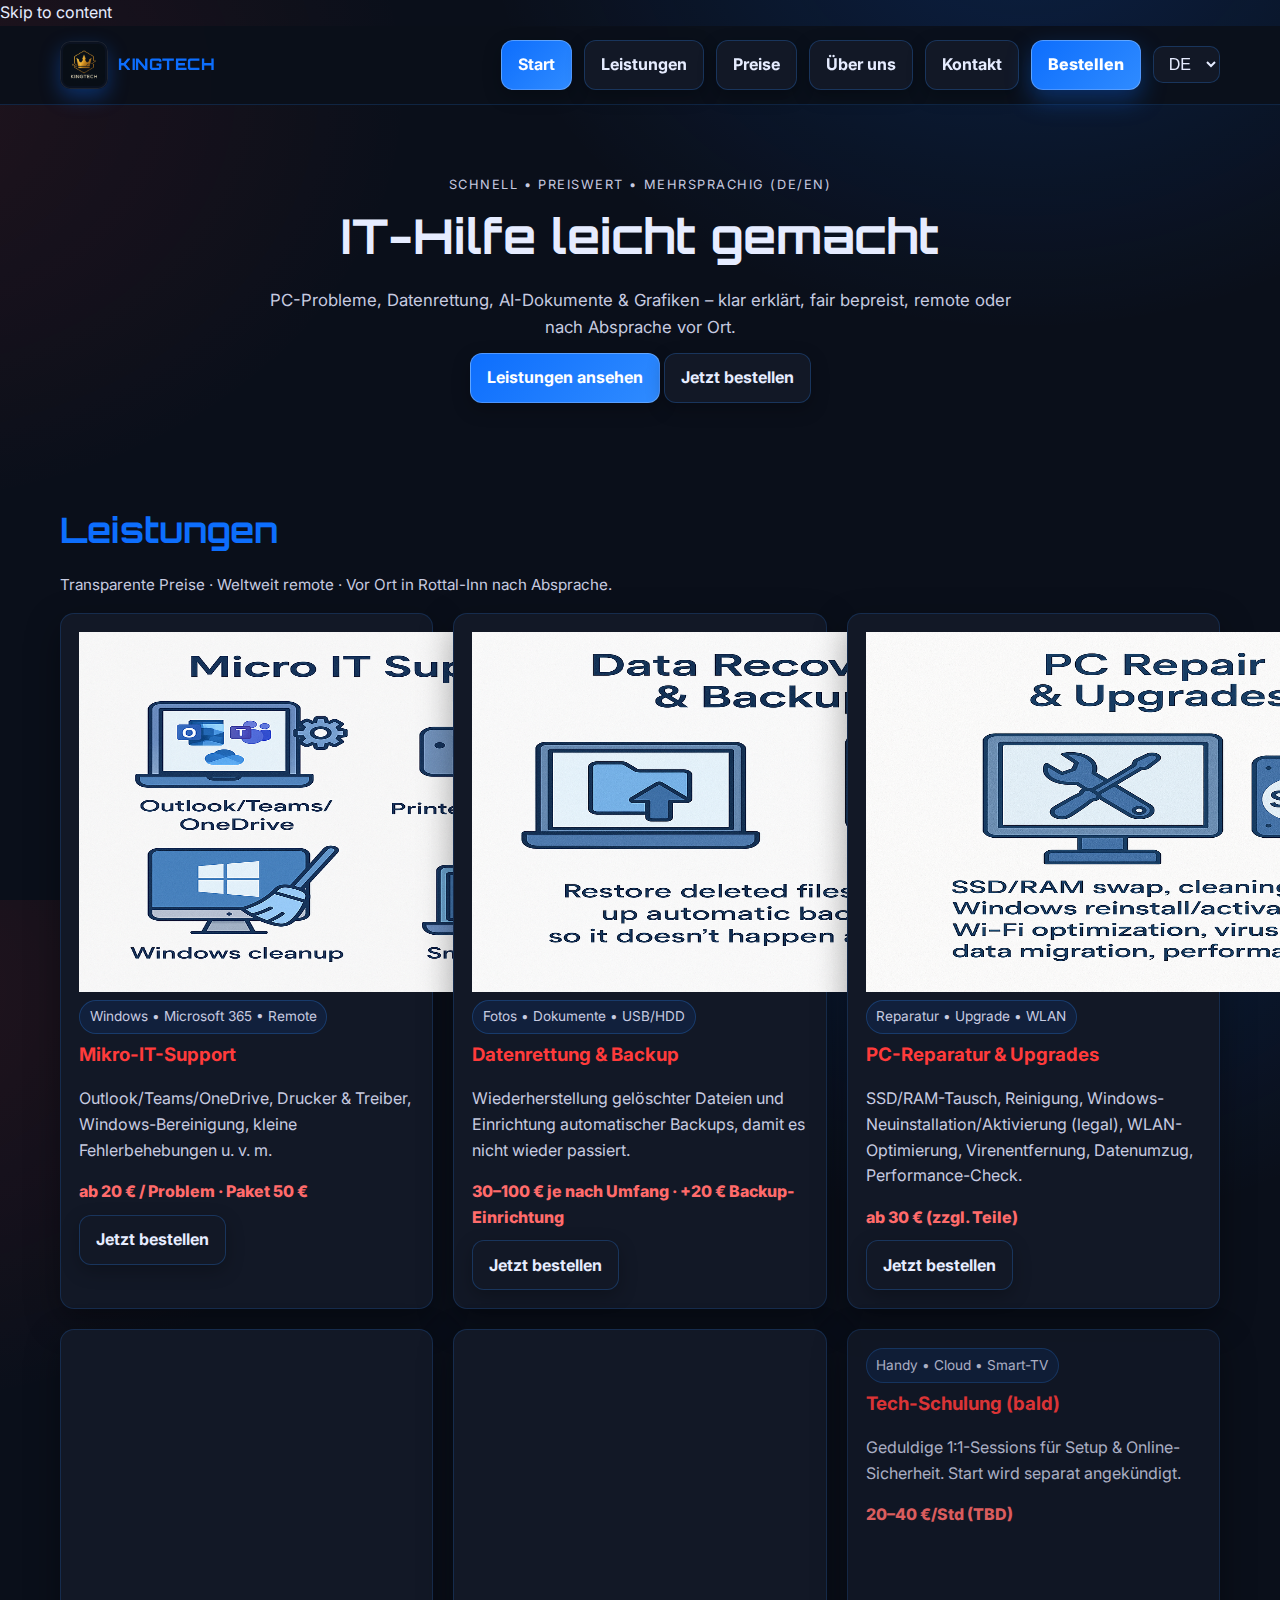
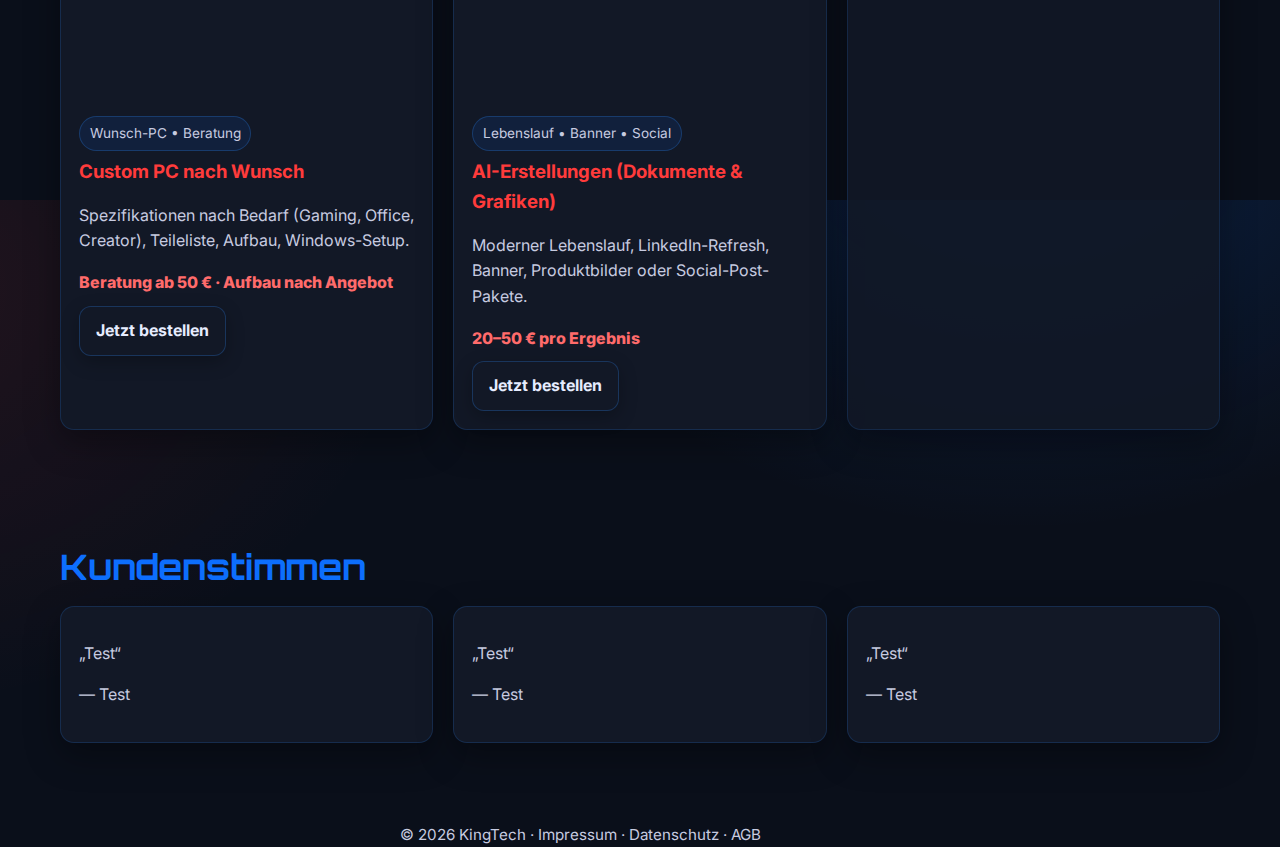
<file: index.html>
<!DOCTYPE html>
<html lang="de">
<head>
  <meta charset="utf-8" />
  <meta name="viewport" content="width=device-width, initial-scale=1" />
  <title>KingTech — IT Support & Datenrettung</title>
  <meta name="description" content="KingTech — Schnelle, preiswerte IT-Hilfe, Datenrettung, AI-Dokumente & Grafiken. Mehrsprachig (DE/EN)." />

  <!-- Open Graph / Twitter -->
  <meta property="og:title" content="KingTech — IT Support & Datenrettung">
  <meta property="og:description" content="Schnelle, preiswerte IT-Hilfe, Datenrettung, AI-Dokumente & Grafiken. DE/EN.">
  <meta property="og:image" content="assets/logo.png">
  <meta property="og:type" content="website">
  <meta name="twitter:card" content="summary">

  <!-- Structured Data (ComputerRepair) -->
  <script type="application/ld+json">
  {
    "@context": "https://schema.org",
    "@type": "ComputerRepair",
    "name": "KingTech",
    "url": "",
    "email": "kingtech@gmail.com",
    "address": {
      "@type": "PostalAddress",
      "addressLocality": "Eggenfelden",
      "addressCountry": "DE"
    },
    "areaServed": "Eggenfelden; Remote worldwide",
    "openingHours": "By appointment (Mon–Sat); Closed Sundays & German public holidays"
  }
  </script>

  <link rel="preconnect" href="https://fonts.gstatic.com" crossorigin>
  <link href="https://fonts.googleapis.com/css2?family=Orbitron:wght@600;800&family=Inter:wght@400;600;800&display=swap" rel="stylesheet">
  <link rel="stylesheet" href="style.css">
</head>
<body>
  <a href="#app" class="sr-only-focusable">Skip to content</a>

  <header class="nav">
    <div class="container nav-inner">
      <div class="brand">
        <img src="assets/logo.png" alt="KingTech Logo" class="brand-logo">
        <span>KINGTECH</span>
      </div>

      <nav class="top-actions">
        <a href="#/" class="button" data-route data-i18n="nav_home">Start</a>
        <a href="#/services" class="button" data-route data-i18n="nav_services">Leistungen</a>
        <a href="#/pricing" class="button" data-route data-i18n="nav_pricing">Preise</a>
        <!-- Portfolio aus Navigation entfernt (auskommentiert)
        <a href="#/portfolio" class="button" data-route>Portfolio</a>
        -->
        <a href="#/about" class="button" data-route data-i18n="nav_about">Über uns</a>
        <a href="#/contact" class="button" data-route data-i18n="nav_contact">Kontakt</a>
        <a href="#/order" class="cta" data-route data-i18n="nav_order">Bestellen</a>

        <select id="lang" aria-label="Sprache" title="Sprache" class="lang-select">
          <option value="de">DE</option>
          <option value="en">EN</option>
        </select>
      </nav>
    </div>
  </header>

  <main id="app">

    <!-- HOME -->
    <section data-page="home" class="page">
      <section class="hero container">
        <div class="kicker" data-i18n="kicker">Schnell • Preiswert • Mehrsprachig (DE/EN)</div>
        <h1 data-i18n="hero_h1">IT-Hilfe leicht gemacht</h1>
        <p data-i18n="hero_p">PC-Probleme, Datenrettung, AI-Dokumente & Grafiken – klar erklärt, fair bepreist, remote oder nach Absprache vor Ort.</p>
        <a class="button primary" href="#/services" data-i18n="btn_see_services">Leistungen ansehen</a>
        <a class="button" href="#/order" data-i18n="btn_order">Jetzt bestellen</a>
      </section>

      <section id="services" class="section container">
        <h2 data-i18n="services_h2">Leistungen</h2>
        <p class="cap" data-i18n="services_cap">Transparente Preise · Weltweit remote · Vor Ort in Rottal-Inn nach Absprache.</p>

        <div class="grid" style="margin-top:14px;">
          <!-- Mikro-IT-Support -->
          <div class="card">
            <img class="card-img" src="assets/it-support.png" alt="IT-Support: Windows, Microsoft 365, Drucker" width="600" height="360" loading="lazy" decoding="async">
            <span class="pill">Windows • Microsoft 365 • Remote</span>
            <h3 data-i18n="service_it_title">Mikro-IT-Support</h3>
            <p data-i18n="service_it_desc">Outlook/Teams/OneDrive, Drucker & Treiber, Windows-Bereinigung, kleine Fehlerbehebungen u. v. m.</p>
            <div class="price" data-i18n="service_it_price">ab 20 € / Problem · Paket 50 €</div>
            <div class="actions">
              <a class="button" href="#/order?svc=Mikro-IT-Support" data-i18n="btn_order">Jetzt bestellen</a>
            </div>
          </div>

          <!-- Datenrettung & Backup -->
          <div class="card">
            <img class="card-img" src="assets/data-recovery-backup.png" alt="Datenrettung und Backup-Lösungen" width="600" height="360" loading="lazy" decoding="async">
            <span class="pill">Fotos • Dokumente • USB/HDD</span>
            <h3 data-i18n="service_recovery_title">Datenrettung & Backup</h3>
            <p data-i18n="service_recovery_desc">Wiederherstellung gelöschter Dateien und Einrichtung automatischer Backups, damit es nicht wieder passiert.</p>
            <div class="price" data-i18n="service_recovery_price">30–100 € je nach Umfang · +20 € Backup-Einrichtung</div>
            <div class="actions">
              <a class="button" href="#/order?svc=Datenrettung%20%26%20Backup" data-i18n="btn_order">Jetzt bestellen</a>
            </div>
          </div>

          <!-- PC-Reparatur & Upgrades -->
          <div class="card">
            <img class="card-img" src="assets/pc-repair-upgrades.png" alt="PC-Reparatur, Upgrades und Reinigung" width="600" height="360" loading="lazy" decoding="async">
            <span class="pill">Reparatur • Upgrade • WLAN</span>
            <h3 data-i18n="service_pcfix_title">PC-Reparatur & Upgrades</h3>
            <p data-i18n="service_pcfix_desc">SSD/RAM-Tausch, Reinigung, Windows-Neuinstallation/Aktivierung, WLAN-Optimierung, Virenentfernung, Datenumzug, Performance-Check.</p>
            <div class="price" data-i18n="service_pcfix_price">ab 30 € (zzgl. Teile)</div>
            <div class="actions">
              <a class="button" href="#/order?svc=PC-Reparatur%20%26%20Upgrades" data-i18n="btn_order">Jetzt bestellen</a>
            </div>
          </div>

          <!-- Custom PC -->
          <div class="card">
            <img class="card-img" src="assets/custom-pc.png" alt="Custom PC Beratung und Zusammenbau" width="600" height="360" loading="lazy" decoding="async">
            <span class="pill">Wunsch-PC • Beratung</span>
            <h3 data-i18n="service_pcbuild_title">Custom PC nach Wunsch</h3>
            <p data-i18n="service_pcbuild_desc">Spezifikationen nach Bedarf (Gaming, Office, Creator), Teileliste, Aufbau, Windows-Setup.</p>
            <div class="price" data-i18n="service_pcbuild_price">Beratung ab 50 € · Aufbau nach Angebot</div>
            <div class="actions">
              <a class="button" href="#/order?svc=Custom%20PC%20nach%20Wunsch" data-i18n="btn_order">Jetzt bestellen</a>
            </div>
          </div>

          <!-- AI-Erstellungen -->
          <div class="card">
            <img class="card-img" src="assets/ai-creations.png" alt="AI-Erstellungen für Dokumente und Grafiken" width="600" height="360" loading="lazy" decoding="async">
            <span class="pill">Lebenslauf • Banner • Social</span>
            <h3 data-i18n="service_ai_title">AI-Erstellungen (Dokumente & Grafiken)</h3>
            <p data-i18n="service_ai_desc">Moderner Lebenslauf, LinkedIn-Refresh, Banner, Produktbilder oder Social-Post-Pakete.</p>
            <div class="price" data-i18n="service_ai_price">20–50 € pro Ergebnis</div>
            <div class="actions">
              <a class="button" href="#/order?svc=AI-Erstellungen%20(Dokumente%20%26%20Grafiken)" data-i18n="btn_order">Jetzt bestellen</a>
            </div>
          </div>

          <!-- Tech-Schulung: Bild entfernt -->
          <div class="card" style="opacity:.85;">
            <span class="pill">Handy • Cloud • Smart-TV</span>
            <h3 data-i18n="service_tutor_title">Tech-Schulung (bald)</h3>
            <p data-i18n="service_tutor_desc">Geduldige 1:1-Sessions für Setup & Online-Sicherheit. Start wird separat angekündigt.</p>
            <div class="price" data-i18n="service_tutor_price">20–40 €/Std (TBD)</div>
          </div>
        </div>
      </section>

      <!-- TESTIMONIALS -->
      <section class="section container">
        <h2>Kundenstimmen</h2>
        <div class="grid">
          <div class="card">
            <p>„Test“</p>
            <p class="muted">— Test</p>
          </div>
          <div class="card">
            <p>„Test“</p>
            <p class="muted">— Test</p>
          </div>
          <div class="card">
            <p>„Test“</p>
            <p class="muted">— Test</p>
          </div>
        </div>
      </section>

      <!-- PORTFOLIO AUSKOMMENTIERT -->
    </section>

    <!-- SERVICES PAGE -->
    <section data-page="services" class="page container section" hidden>
      <h2 data-i18n="services_h2">Leistungen</h2>
      <p class="cap" data-i18n="services_cap">Transparente Preise · Weltweit remote · Vor Ort in Rottal-Inn nach Absprache.</p>
      <div class="grid" id="servicesGrid"></div>
    </section>

    <!-- PRICING -->
    <section data-page="pricing" class="page container section" hidden>
      <h2 data-i18n="pricing_h2">Preise</h2>
      <div class="grid">
        <div class="card">
          <h3 data-i18n="pricing_quick_title">Quick Fix</h3>
          <p data-i18n="pricing_quick_desc">1 Problem, Remote-Sitzung (15–30 min).</p>
          <div class="price" data-i18n="pricing_quick_price">20 €</div>
          <a class="button primary" href="#/order" data-i18n="btn_order">Bestellen</a>
        </div>
        <div class="card">
          <h3 data-i18n="pricing_bundle_title">Support-Paket</h3>
          <p data-i18n="pricing_bundle_desc">Bis zu 3 Probleme in einer Sitzung.</p>
          <div class="price" data-i18n="pricing_bundle_price">50 €</div>
          <a class="button primary" href="#/order" data-i18n="btn_order">Bestellen</a>
        </div>
        <div class="card">
          <h3 data-i18n="pricing_recovery_title">Datenrettung</h3>
          <p data-i18n="pricing_recovery_desc">Basis-Recovery (USB/HDD/SD). „Kein Erfolg – keine Gebühr“ optional.</p>
          <div class="price" data-i18n="pricing_recovery_price">30–100 €</div>
          <a class="button primary" href="#/order" data-i18n="btn_order">Bestellen</a>
        </div>
        <div class="card">
          <h3 data-i18n="pricing_ai_title">AI-Erstellungen</h3>
          <p data-i18n="pricing_ai_desc">CV, Banner, Produktfoto oder 10-Post-Paket.</p>
          <div class="price" data-i18n="pricing_ai_price">20–50 €</div>
          <a class="button primary" href="#/order" data-i18n="btn_order">Bestellen</a>
        </div>
      </div>
    </section>

    <!-- ABOUT -->
    <section data-page="about" class="page container section" hidden>
      <h2 data-i18n="about_h2">Über KingTech</h2>
      <div class="grid">
        <div class="card">
          <h3 data-i18n="about_do_title">Was wir tun</h3>
          <p data-i18n="about_do_desc">Praktische, schnelle Hilfe für Alltags-IT. Klare Kommunikation, Festpreise, Remote-First.</p>
        </div>
        <div class="card">
          <h3 data-i18n="about_why_title">Warum wir</h3>
          <p data-i18n="about_why_desc">Microsoft-365-Admin-Know-how, Windows-Erfahrung und viel Troubleshooting aus der Praxis. DE/EN.</p>
        </div>
        <div class="card">
          <h3 data-i18n="about_area_title">Gebiet</h3>
          <p data-i18n="about_area_desc">Remote weltweit; vor Ort nach Absprache im Raum Eggenfelden/Rottal-Inn.</p>
        </div>
      </div>
    </section>

    <!-- ORDER -->
    <section data-page="order" class="page container section" hidden>
      <h2 data-i18n="order_h2">Bestellen</h2>
      <p class="cap" data-i18n="order_cap">Sende eine Web-Bestellung per E-Mail – wir antworten in der Regel am selben Tag.</p>

      <div class="grid">
        <div class="card">
          <h3 data-i18n="order_web_title">Web-Bestellung (E-Mail)</h3>
          <p data-i18n="order_web_desc">Dieses Formular öffnet dein E-Mail-Programm und adressiert die Anfrage an <strong>kingtech@gmail.com</strong>.</p>
          <form id="orderForm" onsubmit="return mailtoSubmit(event)">
            <div class="grid" style="grid-template-columns: repeat(auto-fit,minmax(220px,1fr)); gap:12px;">
              <label class="vh" for="orderName">Name</label>
              <input id="orderName" required name="name" data-i18n-placeholder="form_name" placeholder="Dein Name" />
              <label class="vh" for="orderEmail">E-Mail</label>
              <input id="orderEmail" required name="email" type="email" data-i18n-placeholder="form_email" placeholder="E-Mail" />
              <label class="vh" for="orderService">Leistung</label>
              <select id="orderService" name="service" required aria-label="Leistung" data-i18n-label="form_service">
                <option value="Mikro-IT-Support" data-i18n="service_it_title">Mikro-IT-Support</option>
                <option value="Datenrettung & Backup" data-i18n="service_recovery_title">Datenrettung & Backup</option>
                <option value="PC-Reparatur & Upgrades" data-i18n="service_pcfix_title">PC-Reparatur & Upgrades</option>
                <option value="Custom PC" data-i18n="service_pcbuild_title">Custom PC nach Wunsch</option>
                <option value="AI-Erstellungen" data-i18n="service_ai_title">AI-Erstellungen</option>
              </select>
              <label class="vh" for="orderMessage">Nachricht</label>
              <textarea id="orderMessage" name="message" data-i18n-placeholder="form_message" placeholder="Beschreibe dein Anliegen"></textarea>
              <button class="button primary" type="submit" data-i18n="form_send">Senden</button>
            </div>
          </form>
        </div>

        <div class="card">
          <h3>Zahlung</h3>
          <p>Bar oder PayPal. Rechnung bei Barzahlung über <strong>Zervant</strong>. Weitere Optionen folgen.</p>
          <div class="grid" style="grid-template-columns: 1fr auto; align-items:center;">
            <p style="margin:0;">PayPal-E-Mail: <code id="ppEmail">vkralj1997@gmail.com</code></p>
            <button class="button" onclick="copyPayPal()">E-Mail kopieren</button>
          </div>
        </div>
      </div>
    </section>

    <!-- CONTACT -->
    <section data-page="contact" class="page container section" hidden>
      <h2 data-i18n="contact_h2">Kontakt</h2>
      <div class="contact">
        <div class="card">
          <h3 style="margin-top:0;" data-i18n="direct">Direkt</h3>
          <p>E-Mail: <a href="mailto:kingtech@gmail.com">kingtech@gmail.com</a></p>
          <p data-i18n="location">Standort: Eggenfelden, DE · Remote weltweit</p>
        </div>

        <div class="card">
          <h3 style="margin-top:0;" data-i18n="faq">FAQ</h3>
          <details><summary data-i18n="q_nofee">Kein Erfolg – keine Gebühr?</summary><div data-i18n="a_nofee">Bei Datenrettung möglich. Beim IT-Support zahlst du nur, wenn das Problem gelöst ist oder du zufrieden bist.</div></details>
          <details><summary data-i18n="q_onsite">Vor-Ort-Termine?</summary><div data-i18n="a_onsite">Im Landkreis Rottal-Inn nach Absprache. Anfahrtspauschale möglich.</div></details>
          <details><summary data-i18n="q_pay">Zahlungsarten?</summary><div>Bar oder PayPal (an <code>vkralj1997@gmail.com</code>). Rechnung bei Barzahlung über <strong>Zervant</strong>. Weitere Optionen folgen.</div></details>
        </div>

        <div class="card">
          <h3 data-i18n="quick_title">Schnell-Anfrage (E-Mail-Fallback)</h3>
          <form id="quickForm" onsubmit="return mailtoSubmit(event)">
            <div class="grid" style="grid-template-columns: repeat(auto-fit,minmax(220px,1fr)); gap:12px;">
              <label class="vh" for="qName">Name</label>
              <input id="qName" required name="name" data-i18n-placeholder="form_name" placeholder="Dein Name" />
              <label class="vh" for="qEmail">E-Mail</label>
              <input id="qEmail" required name="email" type="email" data-i18n-placeholder="form_email" placeholder="E-Mail" />
              <label class="vh" for="qService">Leistung</label>
              <select id="qService" name="service" required aria-label="Leistung" data-i18n-label="form_service">
                <option value="Mikro-IT-Support" data-i18n="service_it_title">Mikro-IT-Support</option>
                <option value="Datenrettung & Backup" data-i18n="service_recovery_title">Datenrettung & Backup</option>
                <option value="PC-Reparatur & Upgrades" data-i18n="service_pcfix_title">PC-Reparatur & Upgrades</option>
                <option value="Custom PC" data-i18n="service_pcbuild_title">Custom PC nach Wunsch</option>
                <option value="AI-Erstellungen" data-i18n="service_ai_title">AI-Erstellungen</option>
              </select>
              <label class="vh" for="qMsg">Nachricht</label>
              <textarea id="qMsg" name="message" data-i18n-placeholder="form_message" placeholder="Beschreibe dein Anliegen"></textarea>
              <button class="button primary" type="submit" data-i18n="form_send">Senden</button>
            </div>
          </form>
        </div>
      </div>
    </section>

    <!-- IMPRESSUM -->
    <section data-page="impressum" class="page container section" hidden>
      <h2>Impressum</h2>
      <div class="card">
        <p><strong>Angaben gemäß § 5 TMG</strong></p>
        <p>KingTech (Einzelunternehmen)<br> Verantwortlich: Viliam Kralj<br> Eggenfelden, Deutschland</p>
        <p>E-Mail: kingtech@gmail.com</p>
        <p>USt-IdNr.: wird nachgereicht</p>
      </div>
    </section>

    <!-- PRIVACY -->
    <section data-page="privacy" class="page container section" hidden>
      <h2 data-i18n="privacy_h2">Datenschutzerklärung (Kurzfassung)</h2>
      <div class="card">
        <p data-i18n="privacy_p1">Wir verarbeiten personenbezogene Daten (z. B. Name, E-Mail) ausschließlich zur Beantwortung von Anfragen und Bestellungen (Art. 6 Abs. 1 lit. b und f DSGVO).</p>
        <p data-i18n="privacy_p2">Bei Nutzung von WhatsApp gelten deren Datenschutzbestimmungen. Daten können in Drittländer übertragen werden.</p>
        <p data-i18n="privacy_p3">Rechte: Auskunft, Berichtigung, Löschung, Einschränkung. Kontakt: kingtech@gmail.com</p>
      </div>
    </section>

    <!-- AGB -->
    <section data-page="agb" class="page container section" hidden>
      <h2>Allgemeine Geschäftsbedingungen (AGB)</h2>
      <div class="card">
        <p><strong>1. Geltungsbereich</strong><br>
        Diese AGB gelten für alle Verträge zwischen KingTech und Kunden über IT-Dienstleistungen, Datenrettung, Support sowie AI-Erstellungen.</p>
        <p><strong>2. Leistungen</strong><br>
        Art und Umfang ergeben sich aus dem jeweiligen Angebot bzw. der Auftragsbestätigung. Teilleistungen sind zulässig.</p>
        <p><strong>3. Vertragsschluss</strong><br>
        Der Vertrag kommt durch Bestätigung (schriftlich, per E-Mail oder Web-Formular) zustande.</p>
        <p><strong>4. Vergütung & Zahlung</strong><br>
        Es gelten die auf der Website genannten Festpreise/Spannen oder ein individuelles Angebot. Zahlbar sofort nach Leistungserbringung per Barzahlung oder PayPal; bei Barzahlung erfolgt eine Rechnung über Zervant.</p>
        <p><strong>5. Besonderheiten Datenrettung</strong><br>
        Bei vereinbartem „Kein Erfolg – keine Gebühr“ fällt keine Vergütung an, wenn keine wiederherstellbaren Daten gefunden werden. Für bereits angefallene Diagnose-/Materialkosten kann eine Pauschale berechnet werden.</p>
        <p><strong>6. Mitwirkungspflichten</strong><br>
        Der Kunde stellt notwendige Zugangsdaten, Hardware, Datenträger und Informationen bereit und erstellt eigenverantwortlich Backups, sofern nicht ausdrücklich beauftragt.</p>
        <p><strong>7. Haftung</strong><br>
        KingTech haftet für Vorsatz und grobe Fahrlässigkeit, bei leichter Fahrlässigkeit nur bei Verletzung wesentlicher Vertragspflichten und begrenzt auf den vorhersehbaren, typischen Schaden. Für Datenverluste haftet KingTech nur, soweit der Schaden bei ordnungsgemäßer Datensicherung nicht eingetreten wäre.</p>
        <p><strong>8. Gewährleistung</strong><br>
        Gesetzliche Gewährleistung für Werkleistungen. Keine Gewähr bei Problemen, die außerhalb unseres Einflussbereichs liegen (z. B. Drittsoftware, Hardwaredefekte).</p>
        <p><strong>9. Widerrufsrecht bei Verbrauchern</strong><br>
        Bei Fernabsatz kann ein 14-tägiges Widerrufsrecht bestehen. Mit Beginn der Ausführung vor Ablauf der Frist kann das Widerrufsrecht erlöschen (§ 356 Abs. 4 BGB).</p>
        <p><strong>10. Datenschutz</strong><br>
        Es gilt unsere Datenschutzerklärung (<a href="#/privacy">Link</a>).</p>
        <p><strong>11. Schlussbestimmungen</strong><br>
        Es gilt deutsches Recht. Gerichtsstand ist – soweit zulässig – Eggenfelden. Unwirksame Klauseln berühren die Wirksamkeit im Übrigen nicht.</p>
      </div>
    </section>

    <!-- PORTFOLIO-SEITE AUSKOMMENTIERT -->
  </main>

  <footer class="container site-footer">
    <p>© <span id="yr"></span> KingTech ·
      <a href="#/impressum">Impressum</a> ·
      <a href="#/privacy" data-i18n="privacy_link">Datenschutz</a> ·
      <a href="#/agb">AGB</a>
    </p>
  </footer>

  <script src="script.js" defer></script>
</body>
</html>
</file>
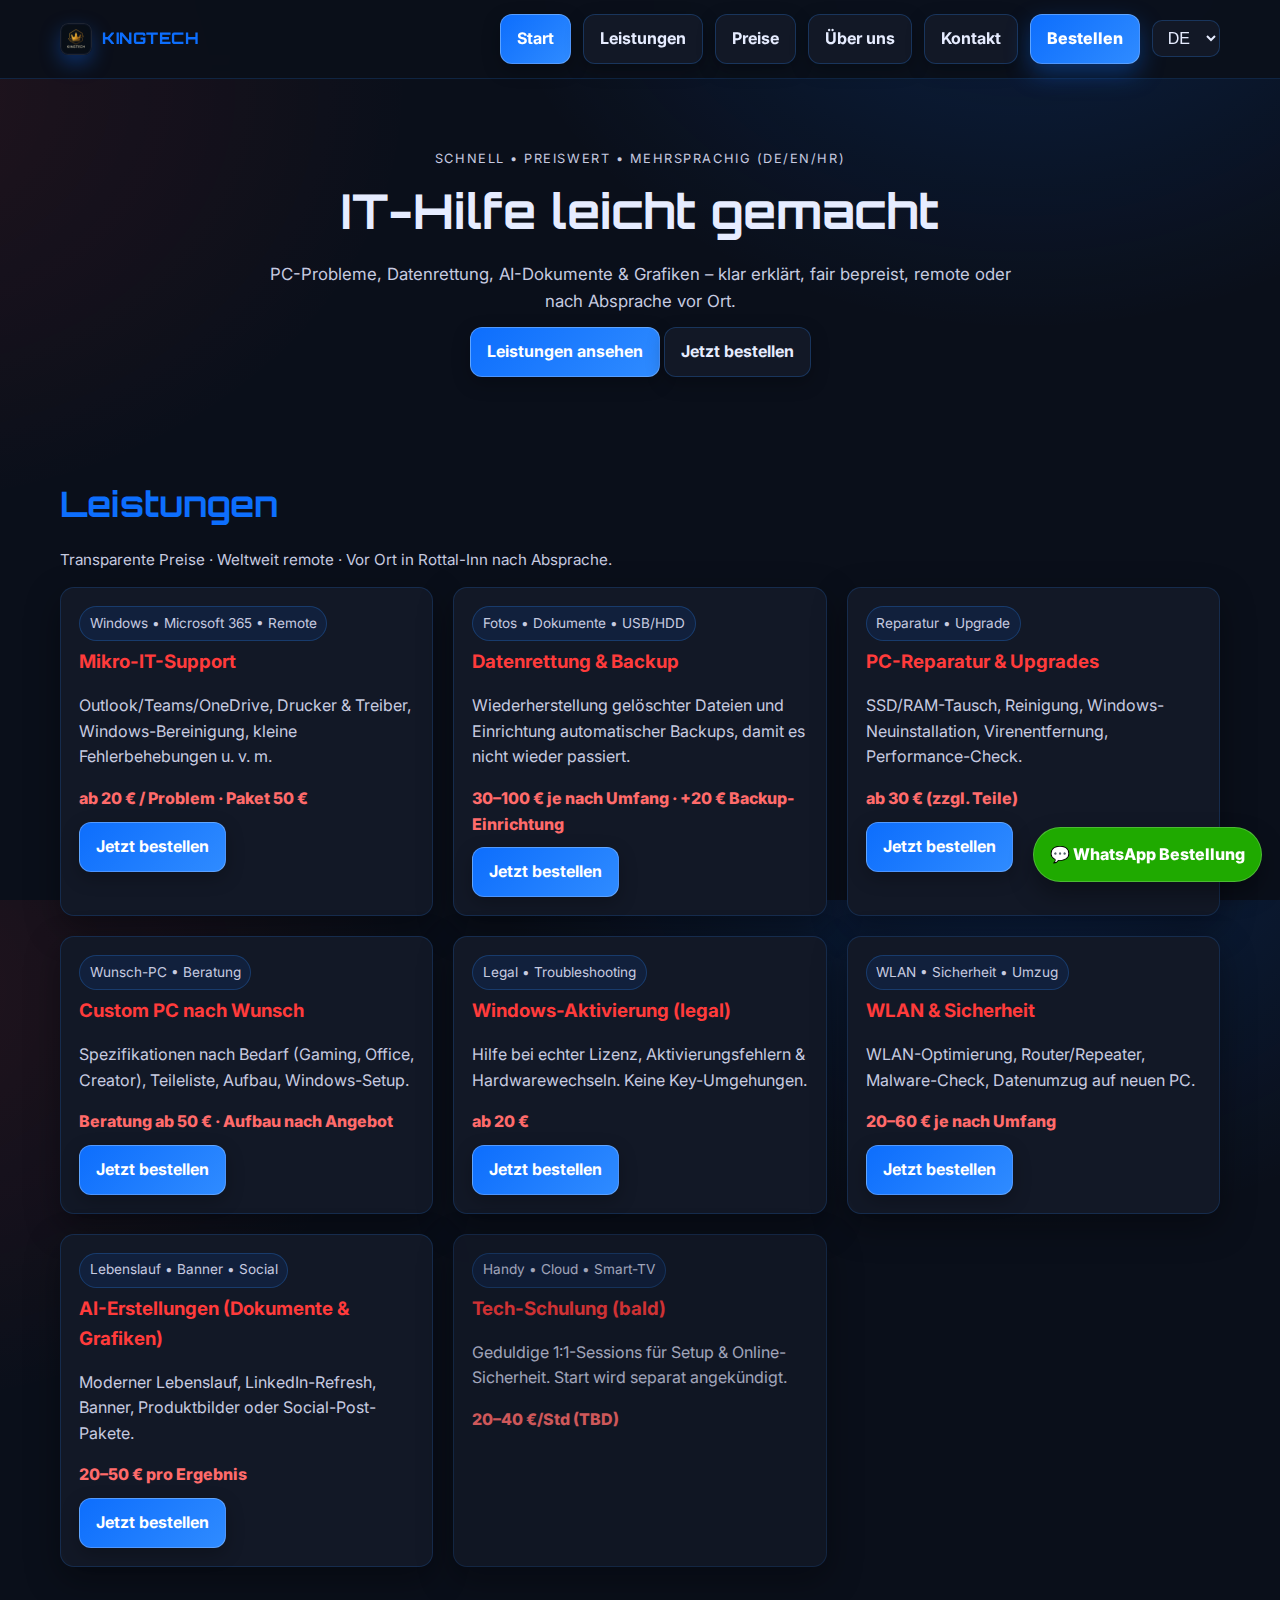
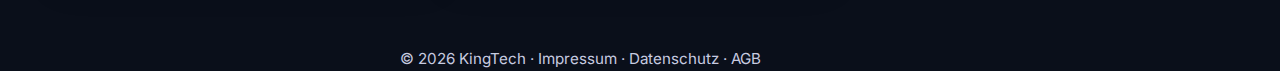
<file: kingtech_v4/index.html>
<!DOCTYPE html>
<html lang="de">
<head>
  <meta charset="utf-8" />
  <meta name="viewport" content="width=device-width, initial-scale=1" />
  <title>KingTech — IT Support & Datenrettung</title>
  <meta name="description" content="KingTech — Schnelle, preiswerte IT-Hilfe, Datenrettung, AI-Dokumente & Grafiken. Mehrsprachig (DE/EN/HR)." />
  <link rel="preconnect" href="https://fonts.gstatic.com" crossorigin>
  <link href="https://fonts.googleapis.com/css2?family=Orbitron:wght@600;800&family=Inter:wght@400;600;800&display=swap" rel="stylesheet">
  <link rel="stylesheet" href="style.css">
</head>
<body>
  <header class="nav">
    <div class="container nav-inner">
      <div class="brand">
        <img src="assets/logo.png" alt="KingTech Logo" class="brand-logo">
        <span>KINGTECH</span>
      </div>

      <nav class="top-actions">
        <a href="#/" class="button" data-route data-i18n="nav_home">Start</a>
        <a href="#/services" class="button" data-route data-i18n="nav_services">Leistungen</a>
        <a href="#/pricing" class="button" data-route data-i18n="nav_pricing">Preise</a>
        <!-- Portfolio aus Navigation entfernt (auskommentiert)
        <a href="#/portfolio" class="button" data-route>Portfolio</a>
        -->
        <a href="#/about" class="button" data-route data-i18n="nav_about">Über uns</a>
        <a href="#/contact" class="button" data-route data-i18n="nav_contact">Kontakt</a>
        <a href="#/order" class="cta" data-route data-i18n="nav_order">Bestellen</a>

        <select id="lang" aria-label="Sprache" title="Sprache" class="lang-select">
          <option value="de">DE</option>
          <option value="en">EN</option>
          <option value="hr">HR</option>
        </select>
      </nav>
    </div>
  </header>

  <main id="app">

    <!-- HOME -->
    <section data-page="home" class="page">
      <section class="hero container">
        <div class="kicker" data-i18n="kicker">Schnell • Preiswert • Mehrsprachig (DE/EN/HR)</div>
        <h1 data-i18n="hero_h1">IT-Hilfe leicht gemacht</h1>
        <p data-i18n="hero_p">PC-Probleme, Datenrettung, AI-Dokumente & Grafiken – klar erklärt, fair bepreist, remote oder nach Absprache vor Ort.</p>
        <a class="button primary" href="#/services" data-i18n="btn_see_services">Leistungen ansehen</a>
        <a class="button" href="#/order" data-i18n="btn_order">Jetzt bestellen</a>
      </section>

      <section id="services" class="section container">
        <h2 data-i18n="services_h2">Leistungen</h2>
        <p class="cap" data-i18n="services_cap">Transparente Preise · Weltweit remote · Vor Ort in Rottal-Inn nach Absprache.</p>

        <div class="grid" style="margin-top:14px;">
          <div class="card">
            <span class="pill">Windows • Microsoft 365 • Remote</span>
            <h3 data-i18n="service_it_title">Mikro-IT-Support</h3>
            <p data-i18n="service_it_desc">Outlook/Teams/OneDrive, Drucker & Treiber, Windows-Bereinigung, kleine Fehlerbehebungen u. v. m.</p>
            <div class="price" data-i18n="service_it_price">ab 20 € / Problem · Paket 50 €</div>
            <div class="actions"><a class="button primary" href="#/order" data-i18n="btn_order">Jetzt bestellen</a></div>
          </div>

          <div class="card">
            <span class="pill">Fotos • Dokumente • USB/HDD</span>
            <h3 data-i18n="service_recovery_title">Datenrettung & Backup</h3>
            <p data-i18n="service_recovery_desc">Wiederherstellung gelöschter Dateien und Einrichtung automatischer Backups, damit es nicht wieder passiert.</p>
            <div class="price" data-i18n="service_recovery_price">30–100 € je nach Umfang · +20 € Backup-Einrichtung</div>
            <div class="actions"><a class="button primary" href="#/order" data-i18n="btn_order">Jetzt bestellen</a></div>
          </div>

          <div class="card">
            <span class="pill">Reparatur • Upgrade</span>
            <h3 data-i18n="service_pcfix_title">PC-Reparatur & Upgrades</h3>
            <p data-i18n="service_pcfix_desc">SSD/RAM-Tausch, Reinigung, Windows-Neuinstallation, Virenentfernung, Performance-Check.</p>
            <div class="price" data-i18n="service_pcfix_price">ab 30 € (zzgl. Teile)</div>
            <div class="actions"><a class="button primary" href="#/order" data-i18n="btn_order">Jetzt bestellen</a></div>
          </div>

          <div class="card">
            <span class="pill">Wunsch-PC • Beratung</span>
            <h3 data-i18n="service_pcbuild_title">Custom PC nach Wunsch</h3>
            <p data-i18n="service_pcbuild_desc">Spezifikationen nach Bedarf (Gaming, Office, Creator), Teileliste, Aufbau, Windows-Setup.</p>
            <div class="price" data-i18n="service_pcbuild_price">Beratung ab 50 € · Aufbau nach Angebot</div>
            <div class="actions"><a class="button primary" href="#/order" data-i18n="btn_order">Jetzt bestellen</a></div>
          </div>

          <div class="card">
            <span class="pill">Legal • Troubleshooting</span>
            <h3 data-i18n="service_activation_title">Windows-Aktivierung (legal)</h3>
            <p data-i18n="service_activation_desc">Hilfe bei echter Lizenz, Aktivierungsfehlern & Hardwarewechseln. Keine Key-Umgehungen.</p>
            <div class="price" data-i18n="service_activation_price">ab 20 €</div>
            <div class="actions"><a class="button primary" href="#/order" data-i18n="btn_order">Jetzt bestellen</a></div>
          </div>

          <div class="card">
            <span class="pill">WLAN • Sicherheit • Umzug</span>
            <h3 data-i18n="service_wifi_title">WLAN & Sicherheit</h3>
            <p data-i18n="service_wifi_desc">WLAN-Optimierung, Router/Repeater, Malware-Check, Datenumzug auf neuen PC.</p>
            <div class="price" data-i18n="service_wifi_price">20–60 € je nach Umfang</div>
            <div class="actions"><a class="button primary" href="#/order" data-i18n="btn_order">Jetzt bestellen</a></div>
          </div>

          <div class="card">
            <span class="pill">Lebenslauf • Banner • Social</span>
            <h3 data-i18n="service_ai_title">AI-Erstellungen (Dokumente & Grafiken)</h3>
            <p data-i18n="service_ai_desc">Moderner Lebenslauf, LinkedIn-Refresh, Banner, Produktbilder oder Social-Post-Pakete.</p>
            <div class="price" data-i18n="service_ai_price">20–50 € pro Ergebnis</div>
            <div class="actions"><a class="button primary" href="#/order" data-i18n="btn_order">Jetzt bestellen</a></div>
          </div>

          <div class="card" style="opacity:.8;">
            <span class="pill">Handy • Cloud • Smart-TV</span>
            <h3 data-i18n="service_tutor_title">Tech-Schulung (bald)</h3>
            <p data-i18n="service_tutor_desc">Geduldige 1:1-Sessions für Setup & Online-Sicherheit. Start wird separat angekündigt.</p>
            <div class="price" data-i18n="service_tutor_price">20–40 €/Std (TBD)</div>
          </div>
        </div>
      </section>

      <!-- PORTFOLIO AUSKOMMENTIERT
      <section id="portfolio" class="section container">
        <h2>Portfolio (Vorschau)</h2>
        <p class="cap">Später mit echten Arbeiten befüllen.</p>
      </section>
      -->
    </section>

    <!-- SERVICES PAGE -->
    <section data-page="services" class="page container section" hidden>
      <h2 data-i18n="services_h2">Leistungen</h2>
      <p class="cap" data-i18n="services_cap">Transparente Preise · Weltweit remote · Vor Ort in Rottal-Inn nach Absprache.</p>
      <div class="grid" id="servicesGrid"></div>
    </section>

    <!-- PRICING -->
    <section data-page="pricing" class="page container section" hidden>
      <h2 data-i18n="pricing_h2">Preise</h2>
      <div class="grid">
        <div class="card">
          <h3 data-i18n="pricing_quick_title">Quick Fix</h3>
          <p data-i18n="pricing_quick_desc">1 Problem, Remote-Sitzung (15–30 min).</p>
          <div class="price" data-i18n="pricing_quick_price">20 €</div>
          <a class="button primary" href="#/order" data-i18n="btn_order">Bestellen</a>
        </div>
        <div class="card">
          <h3 data-i18n="pricing_bundle_title">Support-Paket</h3>
          <p data-i18n="pricing_bundle_desc">Bis zu 3 Probleme in einer Sitzung.</p>
          <div class="price" data-i18n="pricing_bundle_price">50 €</div>
          <a class="button primary" href="#/order" data-i18n="btn_order">Bestellen</a>
        </div>
        <div class="card">
          <h3 data-i18n="pricing_recovery_title">Datenrettung</h3>
          <p data-i18n="pricing_recovery_desc">Basis-Recovery (USB/HDD/SD). „Kein Erfolg – keine Gebühr“ optional.</p>
          <div class="price" data-i18n="pricing_recovery_price">30–100 €</div>
          <a class="button primary" href="#/order" data-i18n="btn_order">Bestellen</a>
        </div>
        <div class="card">
          <h3 data-i18n="pricing_ai_title">AI-Erstellungen</h3>
          <p data-i18n="pricing_ai_desc">CV, Banner, Produktfoto oder 10-Post-Paket.</p>
          <div class="price" data-i18n="pricing_ai_price">20–50 €</div>
          <a class="button primary" href="#/order" data-i18n="btn_order">Bestellen</a>
        </div>
      </div>
    </section>

    <!-- ABOUT -->
    <section data-page="about" class="page container section" hidden>
      <h2 data-i18n="about_h2">Über KingTech</h2>
      <div class="grid">
        <div class="card">
          <h3 data-i18n="about_do_title">Was wir tun</h3>
          <p data-i18n="about_do_desc">Praktische, schnelle Hilfe für Alltags-IT. Klare Kommunikation, Festpreise, Remote-First.</p>
        </div>
        <div class="card">
          <h3 data-i18n="about_why_title">Warum wir</h3>
          <p data-i18n="about_why_desc">Microsoft-365-Admin-Know-how, Windows-Erfahrung und viel Troubleshooting aus der Praxis. DE/EN/HR.</p>
        </div>
        <div class="card">
          <h3 data-i18n="about_area_title">Gebiet</h3>
          <p data-i18n="about_area_desc">Remote weltweit; vor Ort nach Absprache im Raum Eggenfelden/Rottal-Inn.</p>
        </div>
      </div>
    </section>

    <!-- ORDER -->
    <section data-page="order" class="page container section" hidden>
      <h2 data-i18n="order_h2">Bestellen</h2>
      <p class="cap" data-i18n="order_cap">Wähle WhatsApp für die schnellste Rückmeldung – oder sende eine Web-Bestellung per E-Mail.</p>

      <div class="grid">
        <div class="card">
          <h3 data-i18n="order_whatsapp_title">Schnellbestellung via WhatsApp</h3>
          <p data-i18n="order_whatsapp_desc">Öffnet WhatsApp mit einer vorgefüllten Nachricht.</p>
          <a class="button primary" target="_blank" rel="noopener" data-i18n="order_whatsapp_btn"
             href="https://wa.me/491701234567?text=Hallo%20KingTech%2C%20ich%20m%C3%B6chte%20einen%20Service%20bestellen.">
            WhatsApp öffnen
          </a>
        </div>

        <div class="card">
          <h3 data-i18n="order_web_title">Web-Bestellung (E-Mail)</h3>
          <p data-i18n="order_web_desc">Dieses Formular öffnet dein E-Mail-Programm und adressiert die Anfrage an <strong>exemple@request.mail</strong>.</p>
          <form id="orderForm" onsubmit="return mailtoSubmit(event)">
            <div class="grid" style="grid-template-columns: repeat(auto-fit,minmax(220px,1fr)); gap:12px;">
              <input required name="name" data-i18n-placeholder="form_name" placeholder="Dein Name" />
              <input required name="email" type="email" data-i18n-placeholder="form_email" placeholder="E-Mail" />
              <select name="service" required aria-label="Leistung" data-i18n-label="form_service">
                <option value="Mikro-IT-Support" data-i18n="service_it_title">Mikro-IT-Support</option>
                <option value="Datenrettung & Backup" data-i18n="service_recovery_title">Datenrettung & Backup</option>
                <option value="PC-Reparatur & Upgrades" data-i18n="service_pcfix_title">PC-Reparatur & Upgrades</option>
                <option value="Custom PC" data-i18n="service_pcbuild_title">Custom PC nach Wunsch</option>
                <option value="Windows-Aktivierung (legal)" data-i18n="service_activation_title">Windows-Aktivierung (legal)</option>
                <option value="WLAN & Sicherheit" data-i18n="service_wifi_title">WLAN & Sicherheit</option>
                <option value="AI-Erstellungen" data-i18n="service_ai_title">AI-Erstellungen</option>
              </select>
              <textarea name="message" data-i18n-placeholder="form_message" placeholder="Beschreibe dein Anliegen"></textarea>
              <button class="button primary" type="submit" data-i18n="form_send">Senden</button>
            </div>
          </form>
        </div>
      </div>
    </section>

    <!-- CONTACT -->
    <section data-page="contact" class="page container section" hidden>
      <h2 data-i18n="contact_h2">Kontakt</h2>
      <div class="contact">
        <div class="card">
          <h3 style="margin-top:0;" data-i18n="direct">Direkt</h3>
          <p>E-Mail: <a href="mailto:exemple@request.mail">exemple@request.mail</a></p>
          <p>WhatsApp: <a href="https://wa.me/491701234567" target="_blank" rel="noopener">+49 170 1234567</a></p>
          <p data-i18n="location">Standort: Eggenfelden, DE · Remote weltweit</p>
        </div>

        <div class="card">
          <h3 style="margin-top:0;" data-i18n="faq">FAQ</h3>
          <details><summary data-i18n="q_nofee">Kein Erfolg – keine Gebühr?</summary><div data-i18n="a_nofee">Bei Datenrettung möglich. Beim IT-Support zahlst du nur, wenn das Problem gelöst ist oder du zufrieden bist.</div></details>
          <details><summary data-i18n="q_onsite">Vor-Ort-Termine?</summary><div data-i18n="a_onsite">Im Landkreis Rottal-Inn nach Absprache. Anfahrtspauschale möglich.</div></details>
          <details><summary data-i18n="q_pay">Zahlungsarten?</summary><div data-i18n="a_pay">Bar, Überweisung oder PayPal. Rechnung verfügbar.</div></details>
        </div>

        <div class="card">
          <h3 data-i18n="quick_title">Schnell-Anfrage (E-Mail-Fallback)</h3>
          <form id="quickForm" onsubmit="return mailtoSubmit(event)">
            <div class="grid" style="grid-template-columns: repeat(auto-fit,minmax(220px,1fr)); gap:12px;">
              <input required name="name" data-i18n-placeholder="form_name" placeholder="Dein Name" />
              <input required name="email" type="email" data-i18n-placeholder="form_email" placeholder="E-Mail" />
              <select name="service" required aria-label="Leistung" data-i18n-label="form_service">
                <option value="Mikro-IT-Support" data-i18n="service_it_title">Mikro-IT-Support</option>
                <option value="Datenrettung & Backup" data-i18n="service_recovery_title">Datenrettung & Backup</option>
                <option value="PC-Reparatur & Upgrades" data-i18n="service_pcfix_title">PC-Reparatur & Upgrades</option>
                <option value="Custom PC" data-i18n="service_pcbuild_title">Custom PC nach Wunsch</option>
                <option value="Windows-Aktivierung (legal)" data-i18n="service_activation_title">Windows-Aktivierung (legal)</option>
                <option value="WLAN & Sicherheit" data-i18n="service_wifi_title">WLAN & Sicherheit</option>
                <option value="AI-Erstellungen" data-i18n="service_ai_title">AI-Erstellungen</option>
              </select>
              <textarea name="message" data-i18n-placeholder="form_message" placeholder="Beschreibe dein Anliegen"></textarea>
              <button class="button primary" type="submit" data-i18n="form_send">Senden</button>
            </div>
          </form>
        </div>
      </div>
    </section>

    <!-- IMPRESSUM -->
    <section data-page="impressum" class="page container section" hidden>
      <h2>Impressum</h2>
      <div class="card">
        <p><strong>Angaben gemäß § 5 TMG</strong></p>
        <p>KingTech (Einzelunternehmen)<br> Mustername, Musterstraße 1<br> 84307 Eggenfelden, Deutschland</p>
        <p>E-Mail: exemple@request.mail · Telefon: +49 170 1234567</p>
        <p>USt-IdNr.: DE-XXXXXXX (falls vorhanden)</p>
        <p>Verantwortlich für den Inhalt: Mustername</p>
      </div>
    </section>

    <!-- PRIVACY -->
    <section data-page="privacy" class="page container section" hidden>
      <h2 data-i18n="privacy_h2">Datenschutzerklärung (Kurzfassung)</h2>
      <div class="card">
        <p data-i18n="privacy_p1">Wir verarbeiten personenbezogene Daten (z. B. Name, E-Mail) ausschließlich zur Beantwortung von Anfragen und Bestellungen (Art. 6 Abs. 1 lit. b und f DSGVO).</p>
        <p data-i18n="privacy_p2">Bei Nutzung von WhatsApp gelten deren Datenschutzbestimmungen. Daten können in Drittländer übertragen werden.</p>
        <p data-i18n="privacy_p3">Rechte: Auskunft, Berichtigung, Löschung, Einschränkung. Kontakt: exemple@request.mail</p>
      </div>
    </section>

    <!-- AGB -->
    <section data-page="agb" class="page container section" hidden>
      <h2>Allgemeine Geschäftsbedingungen (AGB)</h2>
      <div class="card">
        <p><strong>1. Geltungsbereich</strong><br>
        Diese AGB gelten für alle Verträge zwischen KingTech und Kunden über IT-Dienstleistungen, Datenrettung, Support sowie AI-Erstellungen.</p>
        <p><strong>2. Leistungen</strong><br>
        Art und Umfang ergeben sich aus dem jeweiligen Angebot bzw. der Auftragsbestätigung. Teilleistungen sind zulässig.</p>
        <p><strong>3. Vertragsschluss</strong><br>
        Der Vertrag kommt durch Bestätigung (schriftlich, per E-Mail, WhatsApp oder Web-Formular) zustande.</p>
        <p><strong>4. Vergütung & Zahlung</strong><br>
        Es gelten die auf der Website genannten Festpreise/Spannen oder ein individuelles Angebot. Zahlbar sofort nach Leistungserbringung per Barzahlung, Überweisung oder PayPal; es erfolgt eine Rechnung.</p>
        <p><strong>5. Besonderheiten Datenrettung</strong><br>
        Bei vereinbartem „Kein Erfolg – keine Gebühr“ fällt keine Vergütung an, wenn keine wiederherstellbaren Daten gefunden werden. Für bereits angefallene Diagnose-/Materialkosten kann eine Pauschale berechnet werden.</p>
        <p><strong>6. Mitwirkungspflichten</strong><br>
        Der Kunde stellt notwendige Zugangsdaten, Hardware, Datenträger und Informationen bereit und erstellt eigenverantwortlich Backups, sofern nicht ausdrücklich beauftragt.</p>
        <p><strong>7. Haftung</strong><br>
        KingTech haftet für Vorsatz und grobe Fahrlässigkeit, bei leichter Fahrlässigkeit nur bei Verletzung wesentlicher Vertragspflichten und begrenzt auf den vorhersehbaren, typischen Schaden. Für Datenverluste haftet KingTech nur, soweit der Schaden bei ordnungsgemäßer Datensicherung nicht eingetreten wäre.</p>
        <p><strong>8. Gewährleistung</strong><br>
        Gesetzliche Gewährleistung für Werkleistungen. Keine Gewähr bei Problemen, die außerhalb unseres Einflussbereichs liegen (z. B. Drittsoftware, Hardwaredefekte).</p>
        <p><strong>9. Widerrufsrecht bei Verbrauchern</strong><br>
        Bei Fernabsatz kann ein 14-tägiges Widerrufsrecht bestehen. Mit Beginn der Ausführung vor Ablauf der Frist kann das Widerrufsrecht erlöschen (§ 356 Abs. 4 BGB).</p>
        <p><strong>10. Datenschutz</strong><br>
        Es gilt unsere Datenschutzerklärung (<a href="#/privacy">Link</a>).</p>
        <p><strong>11. Schlussbestimmungen</strong><br>
        Es gilt deutsches Recht. Gerichtsstand ist – soweit zulässig – Eggenfelden. Unwirksame Klauseln berühren die Wirksamkeit im Übrigen nicht.</p>
      </div>
    </section>

    <!-- PORTFOLIO-SEITE AUSKOMMENTIERT
    <section data-page="portfolio" class="page container section" hidden></section>
    -->

  </main>

  <footer class="container site-footer">
    <p>© <span id="yr"></span> KingTech ·
      <a href="#/impressum">Impressum</a> ·
      <a href="#/privacy" data-i18n="privacy_link">Datenschutz</a> ·
      <a href="#/agb">AGB</a>
    </p>
  </footer>

  <a class="whatsapp-float"
     href="https://wa.me/491701234567?text=Hallo%20KingTech%2C%20ich%20m%C3%B6chte%20einen%20Service%20bestellen."
     target="_blank" rel="noopener" aria-label="Schnell-Bestellung via WhatsApp">
     💬 WhatsApp Bestellung
  </a>

  <script src="script.js" defer></script>
</body>
</html>
</file>
<file: style.css>
:root {
  --bg: #0a0f1a;
  --card: #121826;
  --text: #e6ecff;
  --muted: #c7cbe0;
  --brand: #0d6efd;
  --brand-2: #2f8bff;
  --accent: #ff3b3b;
  --highlight: #ff6b6b;
  --ring: rgba(13,110,253,.35);
  --fs: 16px; /* common default */
}
* { box-sizing: border-box; }
html { height: 100%; font-size: var(--fs); }
body {
  min-height: 100%;
  margin: 0;
  font-family: Inter, Roboto, -apple-system, Segoe UI, Helvetica, Arial, sans-serif;
  background:
    radial-gradient(900px 700px at 80% -10%, rgba(13,110,253,.18), transparent 60%),
    radial-gradient(900px 700px at -10% 10%, rgba(255,59,59,.10), transparent 60%),
    var(--bg);
  color: var(--text);
  line-height: 1.6;
}
a { color: inherit; text-decoration: none; }
.container { width: min(1160px, 92%); margin: 0 auto; }

.nav { position: sticky; top: 0; z-index: 20;
  background: rgba(10,15,26,0.9);
  backdrop-filter: blur(10px);
  border-bottom: 1px solid rgba(47,139,255,.18);
}
.nav-inner { display:flex; justify-content:space-between; align-items:center; padding:14px 0; gap:12px; flex-wrap: wrap; }
.brand { display:flex; align-items:center; gap:10px; color: var(--brand); font-family: Orbitron, Inter, system-ui; font-weight:800; letter-spacing:.5px; }
/* Big clear logo */
.brand-logo { width: 48px; height: 48px; border-radius: 10px; object-fit: contain; background: #0b1220; padding: 3px; box-shadow: 0 8px 20px rgba(13,110,253,.35), inset 0 0 0 1px rgba(255,255,255,.08); }

.top-actions { display:flex; align-items:center; gap:12px; flex-wrap: wrap; }
.lang-select { padding:.5rem .7rem; border-radius: 10px; background: var(--card); color: var(--text); border:1px solid rgba(47,139,255,.25); }

.button { display:inline-block; padding:.7rem 1rem; border-radius:12px; background:var(--card);
  border:1px solid rgba(47,139,255,.25); font-weight:700; box-shadow: 0 6px 18px rgba(0,0,0,.25); }
.button.primary { background:linear-gradient(135deg,var(--brand),var(--brand-2)); color:#fff; border:1px solid rgba(255,255,255,.25); }
.cta { background:linear-gradient(135deg,var(--brand),var(--brand-2)); padding:.7rem 1rem; border-radius:12px; color:#fff; font-weight:800; border:1px solid rgba(255,255,255,.25); box-shadow: 0 10px 24px rgba(13,110,253,.35); }

.hero { padding:70px 0 30px; text-align:center; }
.hero .kicker { color: var(--muted); letter-spacing:.12em; text-transform:uppercase; font-size:.8rem; }
.hero h1 { font-family: Orbitron, Inter, system-ui; font-size: clamp(1.6rem, 4vw, 3rem); margin: .2rem 0; }
.hero p { max-width:780px; margin:12px auto; color: var(--muted); font-size:1.05rem; }

.section { padding:40px 0; }
.section h2 { font-family: Orbitron, Inter, system-ui; color: var(--brand); margin-bottom:10px; font-size: clamp(1.4rem, 3vw, 2.2rem); }

.grid { display:grid; grid-template-columns: repeat(auto-fit,minmax(280px,1fr)); gap:20px; }
.card { background: var(--card); border-radius:14px; padding:18px; border:1px solid rgba(47,139,255,.18); box-shadow: 0 12px 34px rgba(0,0,0,.35); }
.card h3 { margin:6px 0; color: var(--accent); }
.card p { color: var(--muted); }
.price { margin:10px 0; font-weight:800; color: var(--highlight); }
.pill { display:inline-flex; align-items:center; gap:8px; font-size:.85rem; padding:.35rem .6rem; border-radius: 999px; border: 1px solid rgba(47,139,255,.25); background: rgba(13,110,253,.10); color: var(--muted); }

.cap { color: var(--muted); font-size: .95rem; }

.contact { display:grid; grid-template-columns: 1fr 1fr; gap:18px; }
form { display:grid; gap:10px; }
input, textarea, select { padding:.8rem; border-radius:12px; border:1px solid rgba(47,139,255,.25); background: var(--card); color:var(--text); font-size:1rem; }
input:focus, textarea:focus, select:focus { border-color: var(--brand); outline:none; box-shadow:0 0 0 4px var(--ring); }

.site-footer { margin:40px 0; text-align:center; color: var(--muted); font-size:.95rem; }

@media (max-width: 860px) {
  .contact { grid-template-columns: 1fr; }
}
</file>
<file: kingtech_v4/style.css>
:root {
  --bg: #0a0f1a;
  --card: #121826;
  --text: #e6ecff;
  --muted: #c7cbe0;
  --brand: #0d6efd;
  --brand-2: #2f8bff;
  --accent: #ff3b3b;
  --highlight: #ff6b6b;
  --ring: rgba(13,110,253,.35);
  --fs: 16px; /* common default */
}
* { box-sizing: border-box; }
html { height: 100%; font-size: var(--fs); }
body {
  min-height: 100%;
  margin: 0;
  font-family: Inter, Roboto, -apple-system, Segoe UI, Helvetica, Arial, sans-serif;
  background:
    radial-gradient(900px 700px at 80% -10%, rgba(13,110,253,.18), transparent 60%),
    radial-gradient(900px 700px at -10% 10%, rgba(255,59,59,.10), transparent 60%),
    var(--bg);
  color: var(--text);
  line-height: 1.6;
}
a { color: inherit; text-decoration: none; }
.container { width: min(1160px, 92%); margin: 0 auto; }

.nav { position: sticky; top: 0; z-index: 20;
  background: rgba(10,15,26,0.9);
  backdrop-filter: blur(10px);
  border-bottom: 1px solid rgba(47,139,255,.18);
}
.nav-inner { display:flex; justify-content:space-between; align-items:center; padding:14px 0; gap:12px; flex-wrap: wrap; }
.brand { display:flex; align-items:center; gap:10px; color: var(--brand); font-family: Orbitron, Inter, system-ui; font-weight:800; letter-spacing:.5px; }
.brand-logo { width: 32px; height: 32px; border-radius: 8px; object-fit: contain; background: #0b1220; padding: 2px; box-shadow: 0 8px 20px rgba(13,110,253,.35), inset 0 0 0 1px rgba(255,255,255,.08); }

.top-actions { display:flex; align-items:center; gap:12px; flex-wrap: wrap; }
.lang-select { padding:.5rem .7rem; border-radius: 10px; background: var(--card); color: var(--text); border:1px solid rgba(47,139,255,.25); }

.button { display:inline-block; padding:.7rem 1rem; border-radius:12px; background:var(--card);
  border:1px solid rgba(47,139,255,.25); font-weight:700; box-shadow: 0 6px 18px rgba(0,0,0,.25); }
.button.primary { background:linear-gradient(135deg,var(--brand),var(--brand-2)); color:#fff; border:1px solid rgba(255,255,255,.25); }
.cta { background:linear-gradient(135deg,var(--brand),var(--brand-2)); padding:.7rem 1rem; border-radius:12px; color:#fff; font-weight:800; border:1px solid rgba(255,255,255,.25); box-shadow: 0 10px 24px rgba(13,110,253,.35); }

.hero { padding:70px 0 30px; text-align:center; }
.hero .kicker { color: var(--muted); letter-spacing:.12em; text-transform:uppercase; font-size:.8rem; }
.hero h1 { font-family: Orbitron, Inter, system-ui; font-size: clamp(1.6rem, 4vw, 3rem); margin: .2rem 0; }
.hero p { max-width:780px; margin:12px auto; color: var(--muted); font-size:1.05rem; }

.section { padding:40px 0; }
.section h2 { font-family: Orbitron, Inter, system-ui; color: var(--brand); margin-bottom:10px; font-size: clamp(1.4rem, 3vw, 2.2rem); }

.grid { display:grid; grid-template-columns: repeat(auto-fit,minmax(280px,1fr)); gap:20px; }
.card { background: var(--card); border-radius:14px; padding:18px; border:1px solid rgba(47,139,255,.18); box-shadow: 0 12px 34px rgba(0,0,0,.35); }
.card h3 { margin:6px 0; color: var(--accent); }
.card p { color: var(--muted); }
.price { margin:10px 0; font-weight:800; color: var(--highlight); }
.pill { display:inline-flex; align-items:center; gap:8px; font-size:.85rem; padding:.35rem .6rem; border-radius: 999px; border: 1px solid rgba(47,139,255,.25); background: rgba(13,110,253,.10); color: var(--muted); }

.cap { color: var(--muted); font-size: .95rem; }

.contact { display:grid; grid-template-columns: 1fr 1fr; gap:18px; }
form { display:grid; gap:10px; }
input, textarea, select { padding:.8rem; border-radius:12px; border:1px solid rgba(47,139,255,.25); background: var(--card); color:var(--text); font-size:1rem; }
input:focus, textarea:focus, select:focus { border-color: var(--brand); outline:none; box-shadow:0 0 0 4px var(--ring); }

.site-footer { margin:40px 0; text-align:center; color: var(--muted); font-size:.95rem; }

.whatsapp-float {
  position: fixed; right: 18px; bottom: 18px; z-index: 50;
  background: #1faa00; color: #fff; font-weight: 800;
  padding: .85rem 1rem; border-radius: 999px;
  box-shadow: 0 12px 24px rgba(0,0,0,.35);
  border: 1px solid rgba(255,255,255,.2);
}

@media (max-width: 860px) {
  .contact { grid-template-columns: 1fr; }
}
</file>
